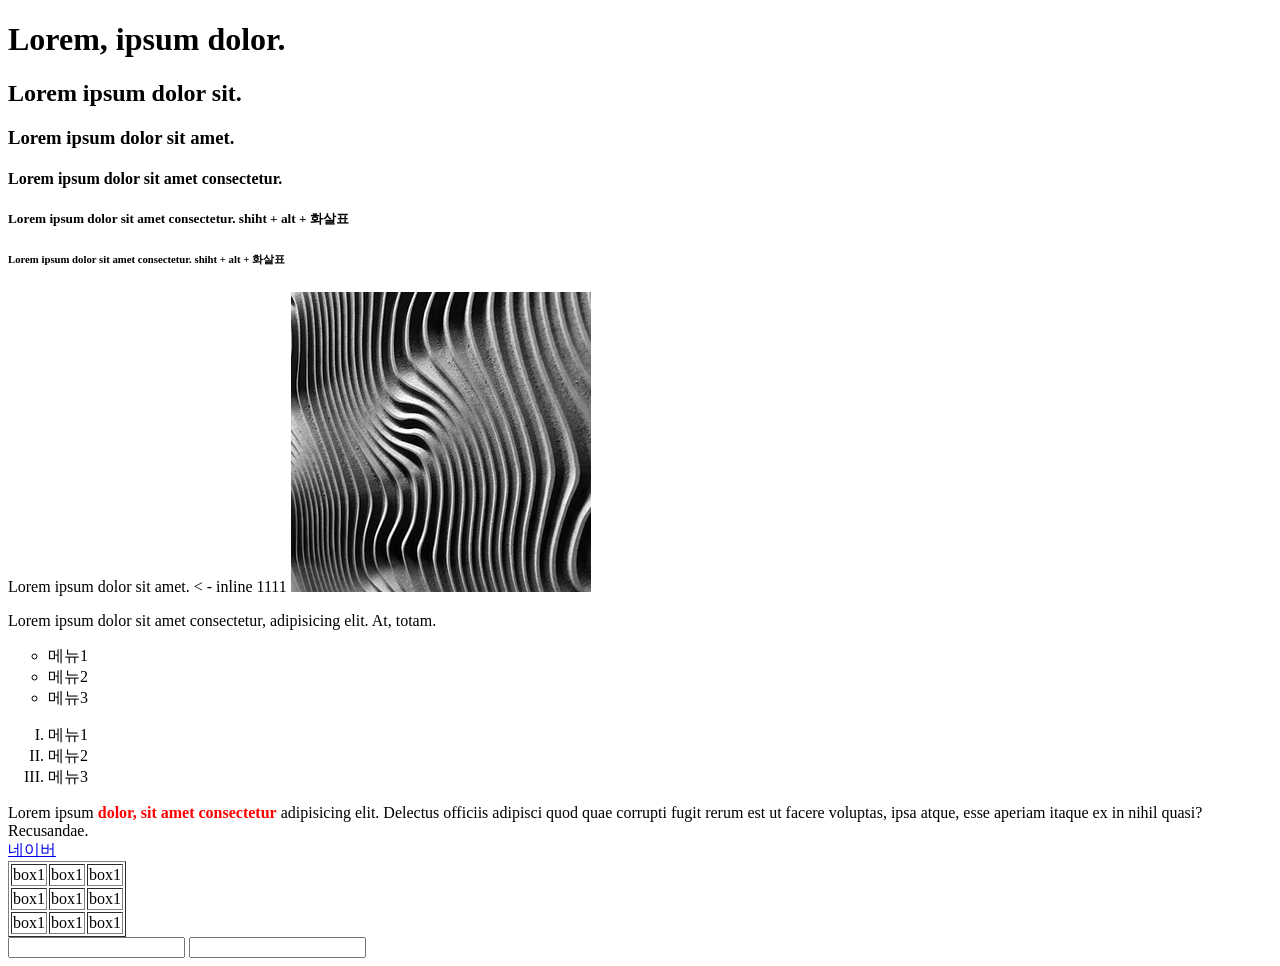
<file: 01web/01html/250827/index.html>
<!DOCTYPE html>
<html lang="ko">
    <head>
        <meta charset="UTF-8" />
        <meta name="viewport" content="width=device-width, initial-scale=1.0" />
        <title>Document</title>
    </head>
    <body>
        <h1>Lorem, ipsum dolor.</h1>
        <h2>Lorem ipsum dolor sit.</h2>
        <h3>Lorem ipsum dolor sit amet.</h3>
        <h4>Lorem ipsum dolor sit amet consectetur.</h4>
        <h5>Lorem ipsum dolor sit amet consectetur. shiht + alt + 화살표</h5>
        <h6>Lorem ipsum dolor sit amet consectetur. shiht + alt + 화살표</h6>

        Lorem ipsum dolor sit amet. < - inline <span>1111</span>
        <img src="bImg01.png" alt="테스트" />
        <p>Lorem ipsum dolor sit amet consectetur, adipisicing elit. At, totam.</p>
        <ul type="circle">
            <li>메뉴1</li>
            <li>메뉴2</li>
            <li>메뉴3</li>
        </ul>
        <ol type="I">
            <li>메뉴1</li>
            <li>메뉴2</li>
            <li>메뉴3</li>
        </ol>

        Lorem ipsum <span style="color: red; font-weight: bold">dolor, sit amet consectetur</span> adipisicing elit.
        Delectus officiis adipisci quod quae corrupti fugit rerum est ut facere voluptas, ipsa atque, esse aperiam
        itaque ex in nihil quasi? Recusandae.

        <a href="http://www.naver.com" style="display: block">네이버</a>
        <table border="1">
            <tr>
                <td>box1</td>
                <td>box1</td>
                <td>box1</td>
            </tr>
            <tr>
                <td>box1</td>
                <td>box1</td>
                <td>box1</td>
            </tr>
            <tr>
                <td>box1</td>
                <td>box1</td>
                <td>box1</td>
            </tr>
        </table>
        <form action="">
            <input type="text" />
            <input type="password" />
        </form>
    </body>
</html>
</file>
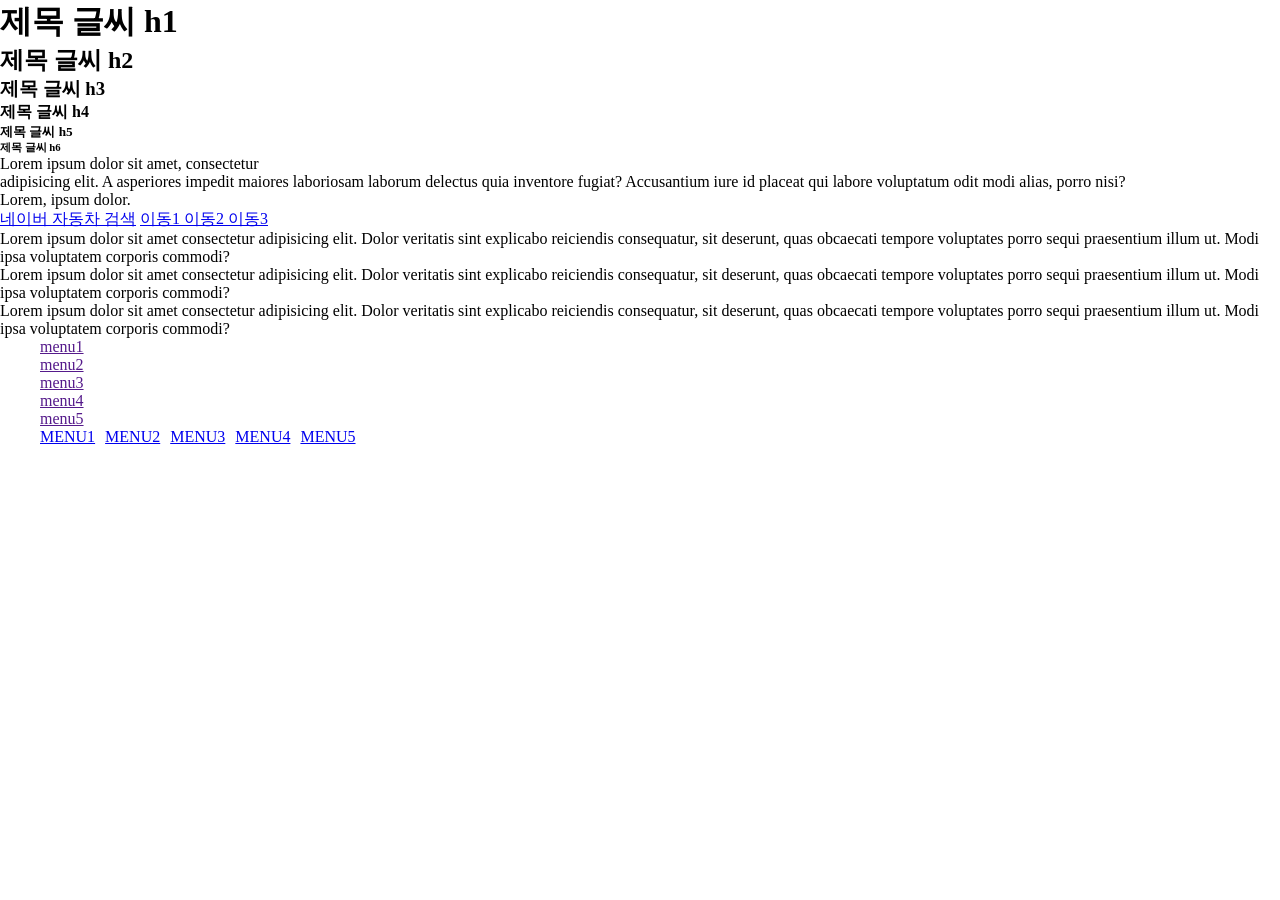
<file: 01web/01html/250828/index.html>
<!DOCTYPE html>
<html lang="ko">
    <head>
        <meta charset="UTF-8" />
        <meta name="viewport" content="width=, initial-scale=1.0" />
        <title>Document</title>
        <style>
            /* *, tag, class, id */
            * {
                margin: 0;
                /* padding: 0; */
            }
            ul,
            li {
                list-style: none;
            }
            /* a:link,
            a:visited {
                text-decoration: none;
                color: black;
            } */
            a:hover {
                background: skyblue;
            }
        </style>
    </head>
    <body>
        <!-- .header>.menuWrap>h1>a[href=naver]>{logo}^^.menu -->
        <!-- <div class="header">
        <div class="menuWrap">
            <h1><a href="naver">logo</a></h1>
            <div class="menu"></div>
        </div>
     </div> -->
        <!-- h$*6>{제목 글씨 h$} -->
        <h1>제목 글씨 h1</h1>
        <h2>제목 글씨 h2</h2>
        <h3>제목 글씨 h3</h3>
        <h4>제목 글씨 h4</h4>
        <h5>제목 글씨 h5</h5>
        <h6>제목 글씨 h6</h6>
        <p>
            Lorem ipsum dolor sit amet, consectetur<br />
            adipisicing elit. A asperiores impedit maiores laboriosam laborum delectus quia inventore fugiat?
            Accusantium iure id placeat qui labore voluptatum odit modi alias, porro nisi?
        </p>
        <p>Lorem, ipsum dolor.</p>
        <a href="https://search.naver.com/search.naver?query=자동차">네이버 자동차 검색</a>

        <a href="#p1"> 이동1 </a>
        <a href="#p1"> 이동2 </a>
        <a href="#p1"> 이동3 </a>
        <p id="p1">
            Lorem ipsum dolor sit amet consectetur adipisicing elit. Dolor veritatis sint explicabo reiciendis
            consequatur, sit deserunt, quas obcaecati tempore voluptates porro sequi praesentium illum ut. Modi ipsa
            voluptatem corporis commodi?
        </p>
        <p id="p2">
            Lorem ipsum dolor sit amet consectetur adipisicing elit. Dolor veritatis sint explicabo reiciendis
            consequatur, sit deserunt, quas obcaecati tempore voluptates porro sequi praesentium illum ut. Modi ipsa
            voluptatem corporis commodi?
        </p>
        <p id="p3">
            Lorem ipsum dolor sit amet consectetur adipisicing elit. Dolor veritatis sint explicabo reiciendis
            consequatur, sit deserunt, quas obcaecati tempore voluptates porro sequi praesentium illum ut. Modi ipsa
            voluptatem corporis commodi?
        </p>

        <!-- \ul.li*3 -->
        <!-- ul.menu>li*5 -->
        <!-- ul>li*5>a>{menu$} -->
        <ul>
            <li><a href="">menu1</a></li>
            <li><a href="">menu2</a></li>
            <li><a href="">menu3</a></li>
            <li><a href="">menu4</a></li>
            <li><a href="">menu5</a></li>
        </ul>
        <!-- ul>li*5>a[href=#]>{menu$} -->
        <ul style="display: flex; gap: 10px">
            <li><a href="#">MENU1</a></li>
            <li><a href="#">MENU2</a></li>
            <li><a href="#">MENU3</a></li>
            <li><a href="#">MENU4</a></li>
            <li><a href="#">MENU5</a></li>
        </ul>
    </body>
</html>
</file>
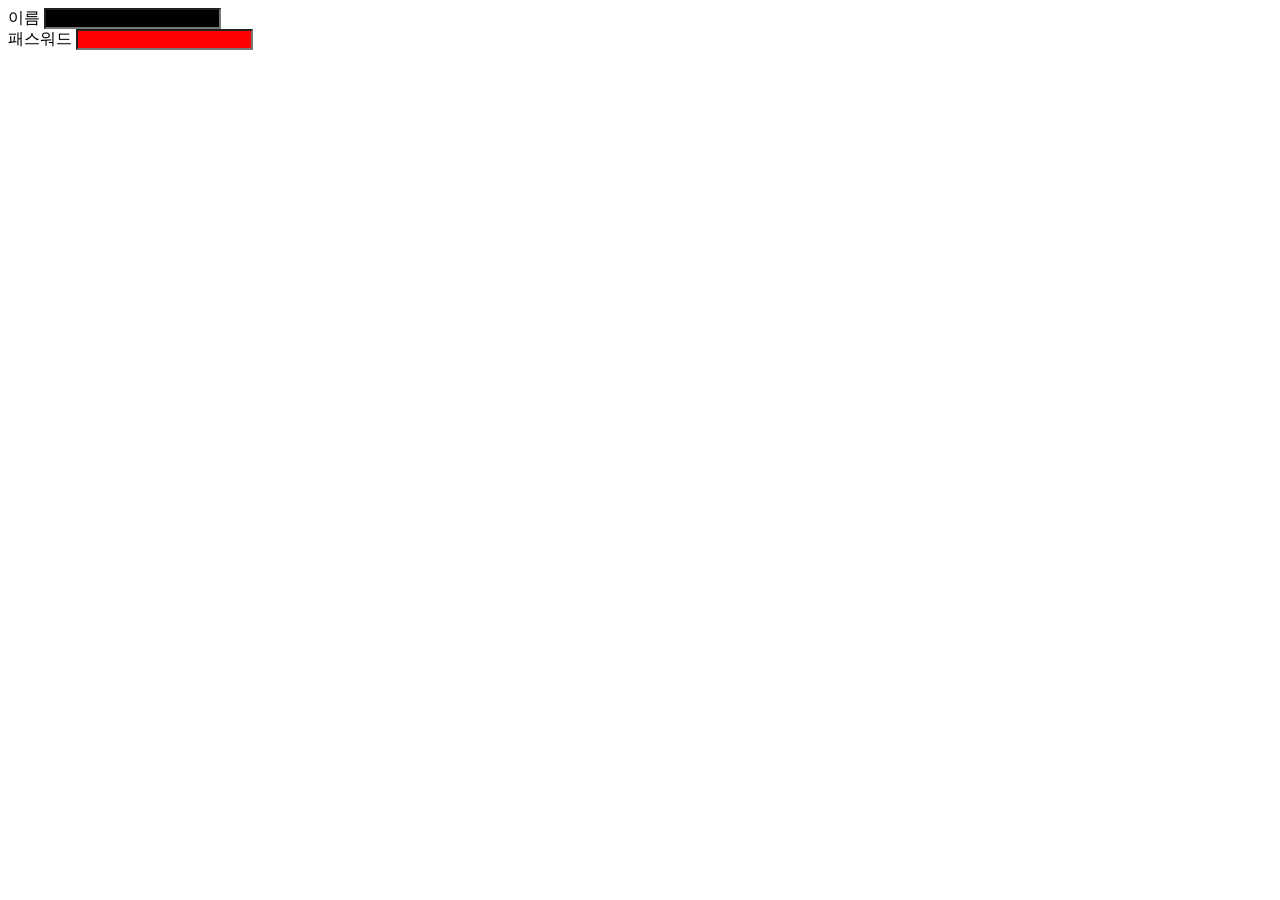
<file: 01web/01html/250829/index.html>
<!DOCTYPE html>
<html lang="ko">
    <head>
        <meta charset="UTF-8" />
        <meta name="viewport" content="width=device-width, initial-scale=1.0" />
        <title>Document</title>
        <style>
            input[type='text'] {
                background: black;
            }
            input[type='password'] {
                background: red;
            }
            /* .inp {
             background: aqua;
            } */
        </style>
    </head>
    <body>
        <form action="">
            <div>
                <label for="">이름</label>
                <input type="text" id="name" class="inp" />
            </div>
            <div>
                <label for="">패스워드</label>
                <input type="password" id="pw" class="inp" />
            </div>
        </form>

        <!-- div>(input) -->
    </body>
</html>
</file>
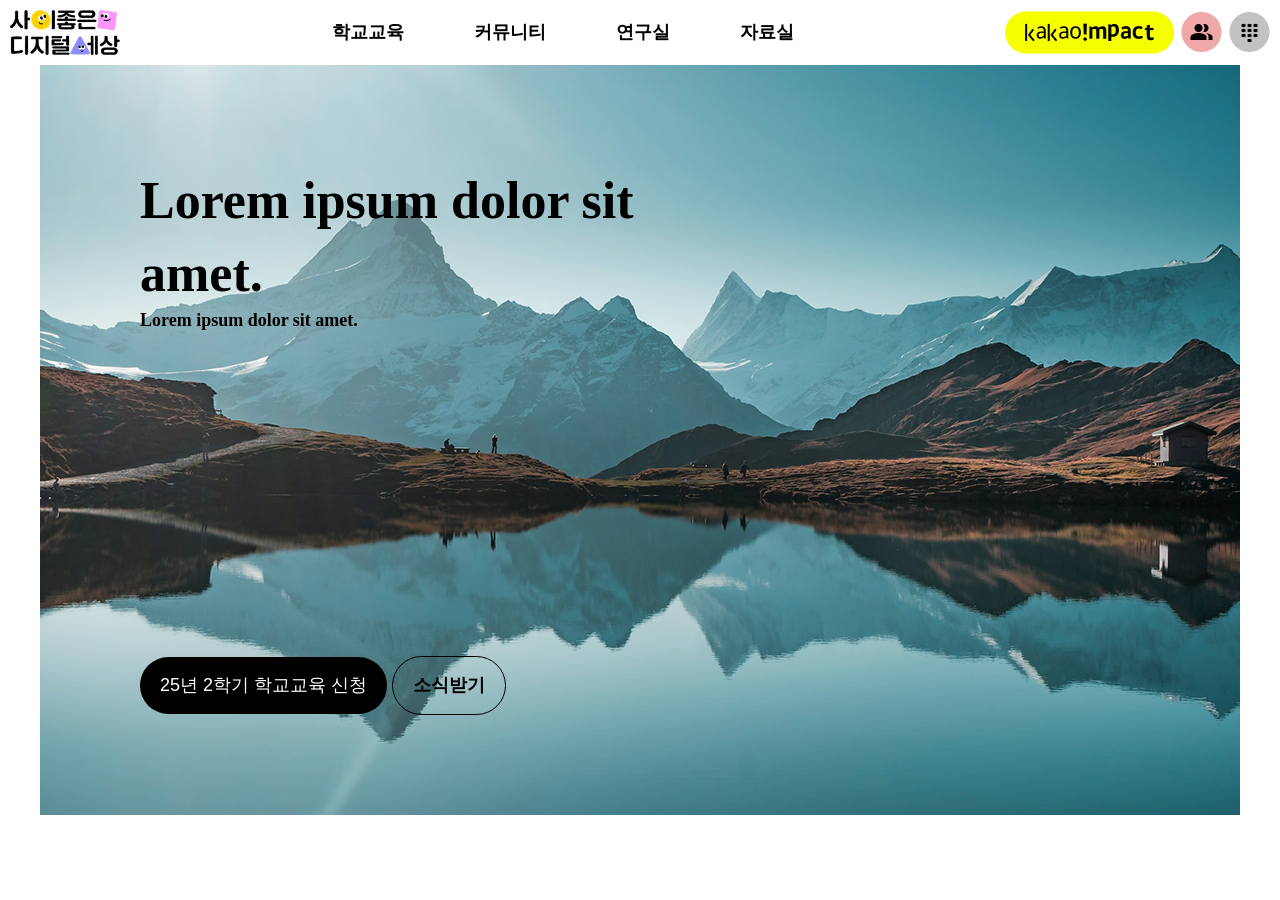
<file: 01web/01html/250902/index.html>
<!DOCTYPE html>
<html lang="ko">
    <head>
        <meta charset="UTF-8" />
        <meta name="viewport" content="width=device-width, initial-scale=1.0" />
        <title>Document</title>
        <link rel="stylesheet" href="css/reset.css" />
        <link rel="stylesheet" href="css/style.css" />
        <style>
            .visualWrap {
                width: 1200px;
                height: 750px;
                /* background: skyblue; */
                background-image: url('img/visual02.png');
                margin-left: auto;
                margin-right: auto;
                padding: 100px;
            }
            .contWrap {
                /* background: pink; */
                width: 500px;
                height: 100%;
                display: flex;
                flex-direction: column;
                justify-content: space-between;
            }
            .btnWrap .btn {
                background-color: black;
                border: 0 none;
                padding: 18px 20px;
                border-radius: 30px;
                color: white;
            }
            .btnWrap .btn.outline {
                background-color: initial;
                color: black;
                font-weight: 700;
                border: 1px solid #000;
            }
            .header {
                padding: 10px;
                display: flex;
                width: 1280px;
                /* background: skyblue; */
                justify-content: space-between;
                align-items: center;
                margin: 0 auto;
            }
            .menuWrap {
                /* width: 500px; */
                display: flex;
                justify-content: space-between;
                gap: 70px;
                font-size: 18px;
                font-weight: 700;
            }
            .utilWrap {
                /* width: 300px; */
                display: flex;
                justify-content: space-between;
                align-items: center;
                gap: 7px;
            }
        </style>
    </head>
    <body>
        <div class="header">
            <h1><img src="img/logo02.png" alt="" width="110px;" /></h1>
            <div class="menuWrap">
                <a href="#" class="link">학교교육</a>
                <a href="#" class="link">커뮤니티</a>
                <a href="#" class="link">연구실</a>
                <a href="#" class="link">자료실</a>
            </div>
            <div class="utilWrap">
                <img src="img/button01.png" alt="" />
                <img src="img/btn01_02.png" alt="" />
                <img src="img/btn01_03.png" alt="" />
            </div>
        </div>
        <div class="visualWrap">
            <div class="contWrap">
                <div>
                    <h2>Lorem ipsum dolor sit amet.</h2>
                    <h4>Lorem ipsum dolor sit amet.</h4>
                </div>
                <div class="btnWrap">
                    <button class="btn">25년 2학기 학교교육 신청</button>
                    <!-- <a href="#" class="btn">test</a> -->
                    <button class="btn outline">소식받기</button>
                </div>
            </div>
        </div>
    </body>
</html>
</file>
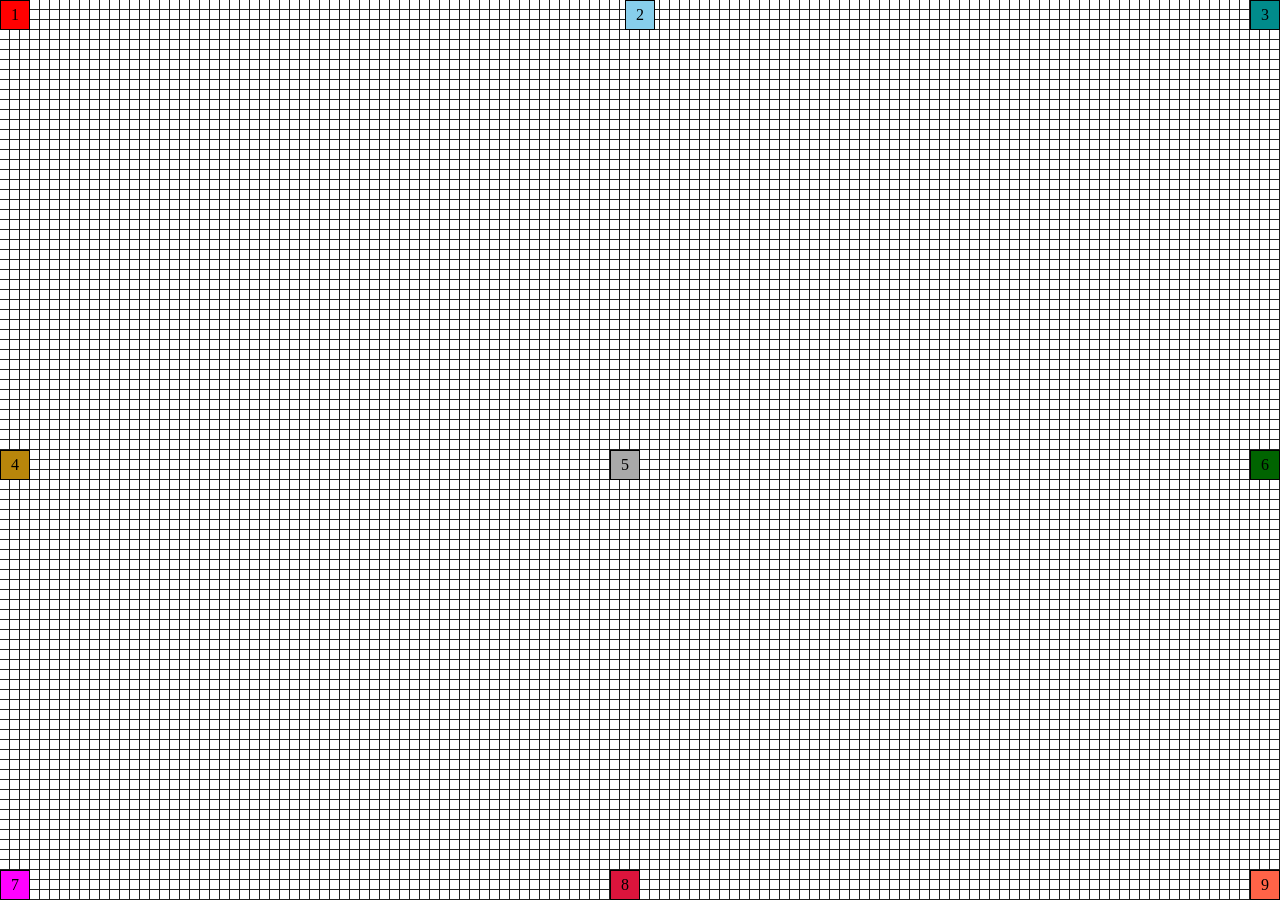
<file: 01web/01html/250903_ position/index.html>
<!DOCTYPE html>
<html lang="ko">
    <head>
        <meta charset="UTF-8" />
        <meta name="viewport" content="width=device-width, initial-scale=1.0" />
        <title>Document</title>
        <link rel="stylesheet" href="css/reset.css" />
        <style>
            body {
                background-image: url(dot01.png);
                /* background-repeat: repeat-y; */
            }
            /* body {
                display: flex;
                justify-content: center;
                align-items: center;
            } */
            .boxWrap div {
                width: 30px;
                height: 30px;
                border: 1px solid #000;
                display: flex;
                justify-content: center;
                align-items: center;
                position: absolute                
            }
            .box1 {
                
                background-color: red;
                top: 0;
                left: 50;
            }
            .box2 {
                
                background-color: skyblue;
                
                left: 50%;
                margin-left: -15px;
            }
            .box3 {
               
                background-color: darkcyan;
                right: 0;
                top: 0;
            }
            .box4 {
                
                background-color: darkgoldenrod;
                left: 0;
                top: 50%;
                
            }
            .box5 {
                background-color: darkgray;
                top: 50%;
                right: 50%;
            }
            .box6 {
                
                background-color: darkgreen;
                top: 50%;
                right: 0;
            }
            .box7 {
           
                background-color: fuchsia;
                left: 0;
                bottom: 0;
            }
            .box8 {
             
                background-color: crimson;
                right: 50%;
                bottom: 0;
            }
            .box9 {
            
                background-color: tomato;
                right: 0;
                bottom: 0;
                
            }
        </style>
    </head>
    <body>
        <div class="boxWrap">
            <div class="box1">1</div>
            <div class="box2">2</div>
            <div class="box3">3</div>
            <div class="box4">4</div>
            <div class="box5">5</div>
            <div class="box6">6</div>
            <div class="box7">7</div>
            <div class="box8">8</div>
            <div class="box9">9</div>

        </div>
        </div>
    </body>
</html>
</file>
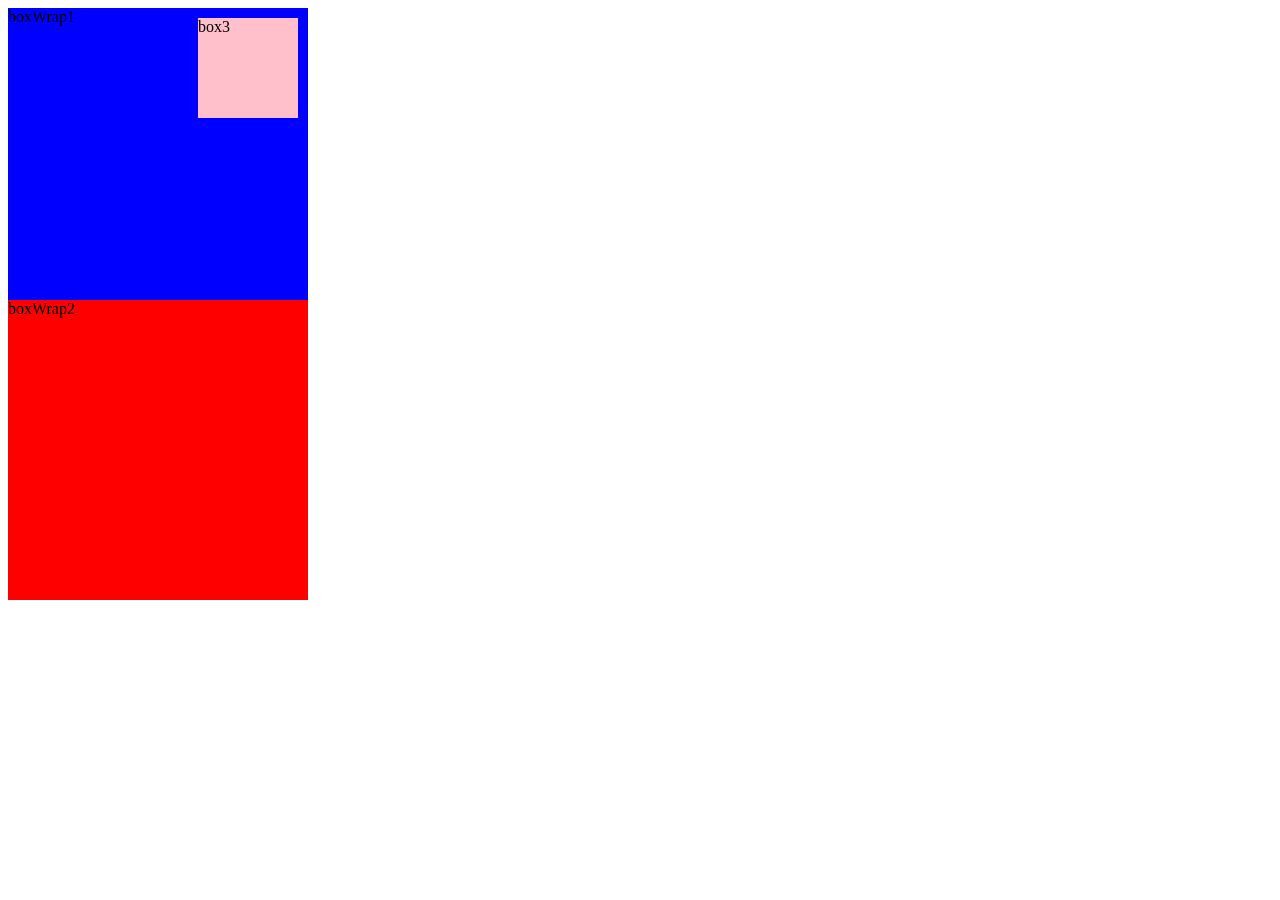
<file: 01web/01html/250904/index.html>
<!DOCTYPE html>
<html lang="ko">
    <head>
        <meta charset="UTF-8" />
        <meta name="viewport" content="width=device-width, initial-scale=1.0" />
        <title>Document</title>
        <style>
            .boxWrap1 {
                width: 300px;
                height: 300px;
                background: blue;
                position: relative;
                
            }
            .box3{
                width: 100px;
                height: 100px;
                background: pink;
                position: absolute;
                right: 10px;
                top: 10px;
            }
            .boxWrap2{
                width: 300px;
                height: 300px;
                background: red;
                position: absolute;
                top: 300px;
            }
        </style>
    </head>
    <body>
    
        <!-- <div class="box">1</div>
        <div class="box1">2</div> -->

        <div class="boxWrap1">
            boxWrap1
            <div class="box3">box3</div>
        </div>
        <div class="boxWrap2">
            boxWrap2
        </div>
        <script></script>
    </body>
</html>
</html>
</file>
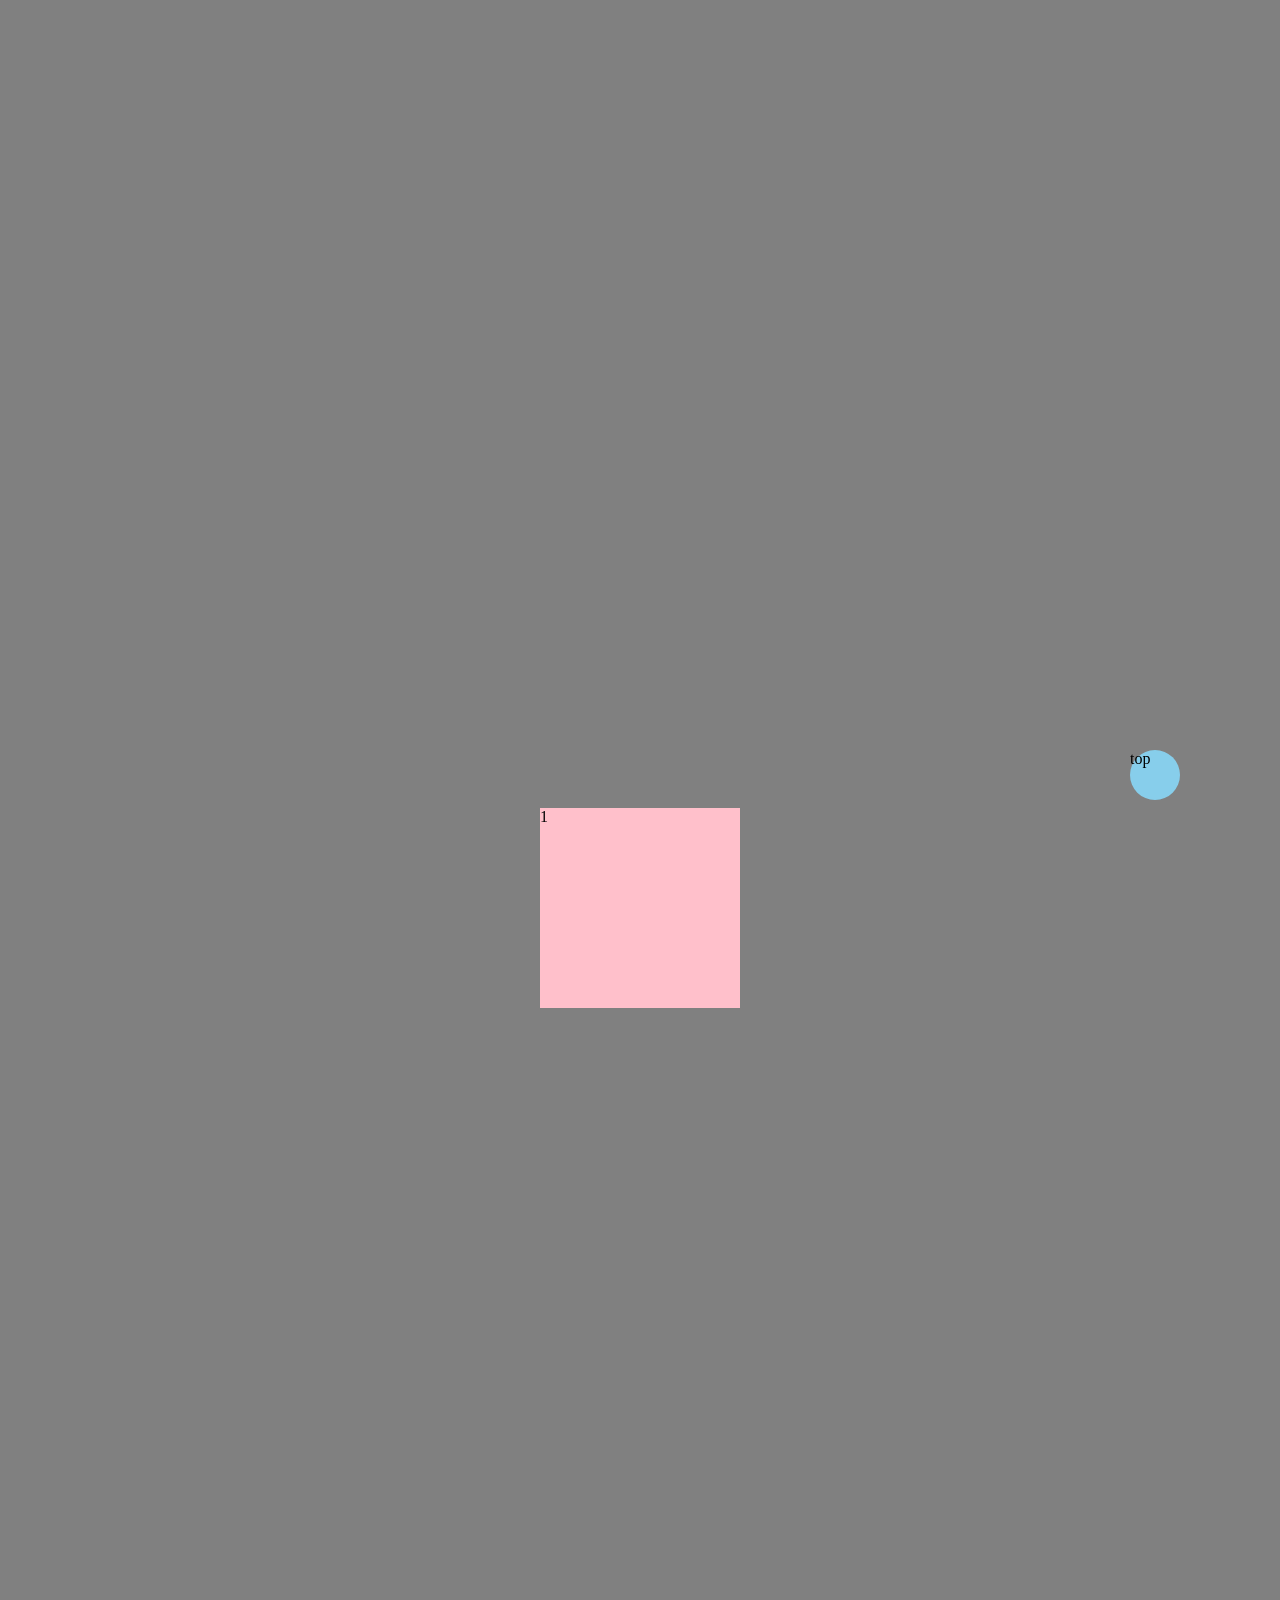
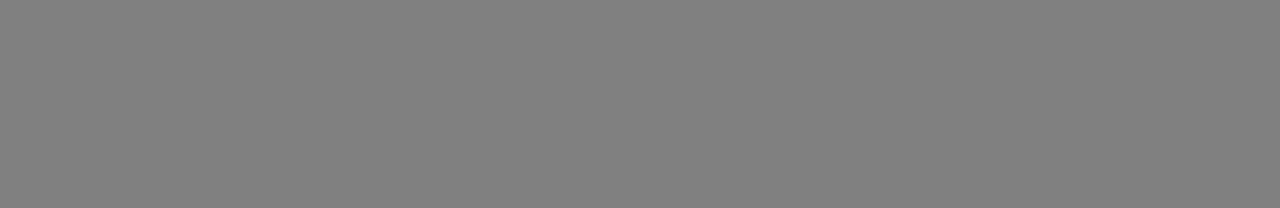
<file: 01web/01html/250905/index.html>
<!DOCTYPE html>
<html lang="ko">
  <head>
    <meta charset="UTF-8" />
    <meta name="viewport" content="width=device-width, initial-scale=1.0" />
    <title>Document</title>
    <style>
      html,
      body {
        height: 100%;
      }
      body {
        height: 200%;
        background: gray;
      }
      body {
        display: flex;
        justify-content: center;
        align-items: center;
      }
      .box {
        width: 200px;
        height: 200px;
        background: pink;
      }
      .top {
        width: 50px;
        height: 50px;
        background: skyblue;
        border-radius: 25px;
        position: fixed;
        right: 100px;
        bottom: 100px;
      }
    </style>
  </head>
  <body>
    <div class="box">1</div>

    <div class="top">top</div>
  </body>
</html>
</file>
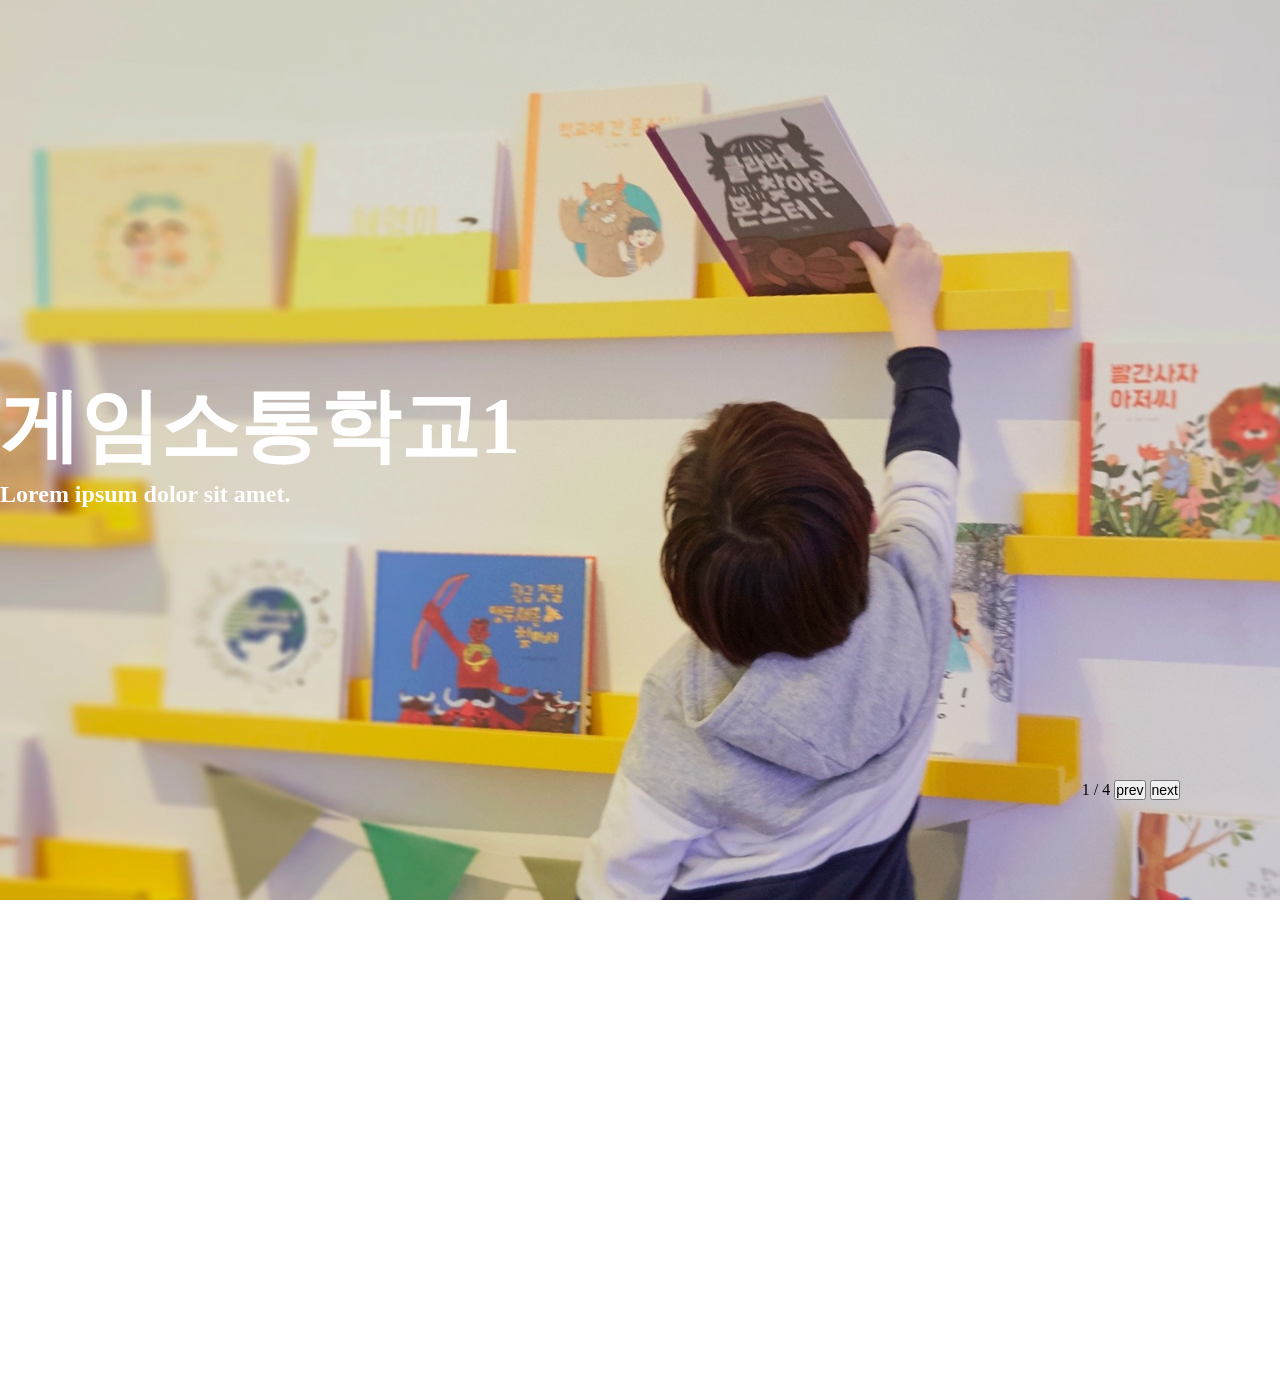
<file: 01web/01html/250909_swiper/index.html>
<!DOCTYPE html>
<html lang="ko">
  <head>
    <meta charset="UTF-8" />
    <meta name="viewport" content="width=device-width, initial-scale=1.0" />
    <title>Document</title>
    <link rel="stylesheet" href="css/reset.css" />
    <link rel="stylesheet" href="css/common.css" />
    <link
      rel="stylesheet"
      href="https://cdn.jsdelivr.net/npm/swiper@11/swiper-bundle.min.css"
    />
    <style>
      /* visual */
      .visual {
        height: 100vh;
        /* min-height: 700px; */
        /* background-color: pink; */
      }
      .visual .swiper {
        width: 100%;
        height: 100%;
        background: skyblue;
      }
      .visual .swiper .swiper-wrapper {
        background: blue;
      }

      /* visual img */

      .visual .swiper .slide {
        /* background: gray; */
        display: flex;
        align-items: center;
        justify-content: center;
        /* background-image: url(img/img01_01.jpg); */
        background-position: center;
        background-repeat: no-repeat;
        background-size: cover;
      }
      .visual .swiper .slide.bgimg1 {
        background-image: url(img/img01_01.jpg);
      }
      .visual .swiper .slide.bgimg2 {
        background-image: url(img/img01_02.jpg);
      }
      .visual .swiper .textWrap {
        width: 1280px;
        color: white;
      }
      .visual .swiper .textWrap .sub {
        margin-bottom: 20px;
      }
      .visual .btnWrap {
        position: absolute;
        right: 100px;
        bottom: 100px;
        z-index: 999;
      }
    </style>
  </head>
  <body>
    <!-- html -->
    <div class="visual">
      <div class="swiper mySwiper">
        <div class="swiper-wrapper">
          <!-- slide 1 -->
          <div class="swiper-slide slide bgimg1">
            <div class="textWrap">
              <h2 class="title">게임소통학교1</h2>
              <h2 class="sub">Lorem ipsum dolor sit amet.</h2>
            </div>
          </div>

          <!-- slide2 -->
          <div class="swiper-slide slide bgimg2">
            <div class="textWrap">
              <h2 class="title">게임소통학교2</h2>
              <h2 class="sub">Lorem ipsum dolor sit amet.</h2>
            </div>
          </div>
          <!-- <div class="swiper-slide slide bgimg2">1</div> -->
          <!-- slide3 -->
          <div class="swiper-slide slide bgimg1">
            <div class="textWrap">
              <h2 class="title">게임소통학교2</h2>
              <h2 class="sub">Lorem ipsum dolor sit amet.</h2>
            </div>
          </div>
          <!-- slide3 -->
          <div class="swiper-slide slide bgimg2">
            <div class="textWrap">
              <h2 class="title">게임소통학교2</h2>
              <h2 class="sub">Lorem ipsum dolor sit amet.</h2>
            </div>
          </div>
        </div>
      </div>
      <div class="btnWrap">
        <span class="viewFra"> 번호 </span>
        <button class="prevBtn">prev</button>
        <button class="nextBtn">next</button>
      </div>
    </div>
    <div style="height: 500px"></div>
    <!-- script -->
    <script src="https://cdn.jsdelivr.net/npm/swiper@11/swiper-bundle.min.js"></script>
    <script>
      //   var swiper = //
      new Swiper('.mySwiper', {
        loop: true,
        navigation: {
          nextEl: '.nextBtn',
          prevEl: '.prevBtn',
        },
        pagination: {
          el: '.viewFra',
          type: 'fraction',
        },
      });
    </script>
  </body>
</html>
</file>
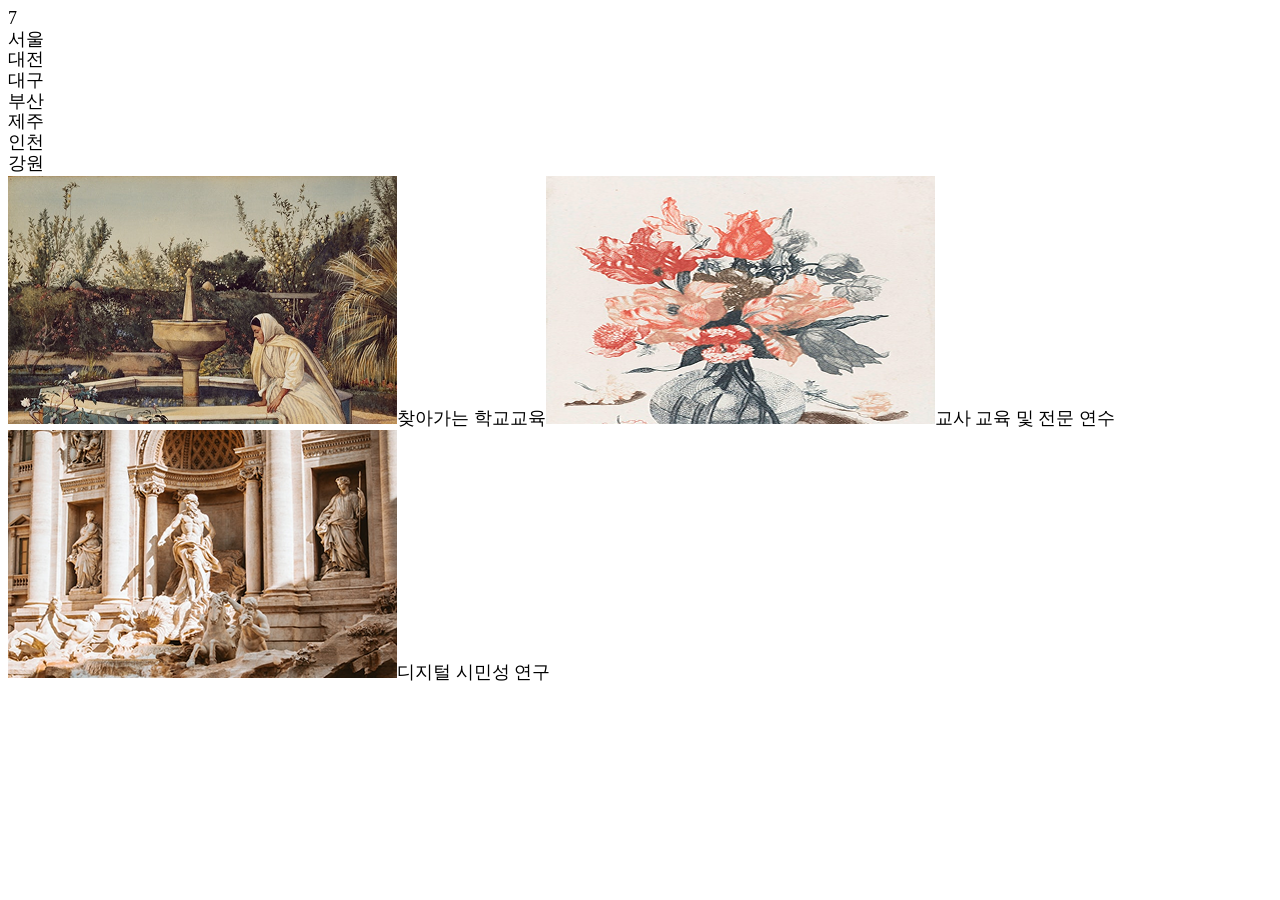
<file: 01web/02javascript/250902_for/index.html>
<!DOCTYPE html>
<html lang="ko">
    <head>
        <meta charset="UTF-8" />
        <meta name="viewport" content="width=`, initial-scale=1.0" />
        <title>Document</title>
        <link rel="stylesheet" href="css/style.css" />
    </head>
    <body>
        <script>
            var str = 'abcde';
            var num = 100;
            // document.write(str);
            // console.log(str);
            // alert(str);
            console.log(str.length);
            console.log(str[4]);
            console.log(num.length);

            var adata1 = '서울';
            var adata2 = '대전';

            var adata = ['서울', '대전', '대구', '부산', '제주', '인천', '강원'];

            console.log('도시갯수 : ' + adata.length);
            // document.write(adata[1]);
            document.write(adata.length + '<br>');
            for (var i = 0; i < adata.length; i = i + 1) {
                document.write(adata[i] + '<br>');
            }
            var imgList = ['img (1).png', 'img (2).png', 'img (3).png'];
            var stitle = ['찾아가는 학교교육', '교사 교육 및 전문 연수', '디지털 시민성 연구'];

            for (var i = 0; i < imgList.length; i++) {
                // document.write(imgList[i]); cardImg01_01.png
                // document.write("<img src='' alt='img'>"); <img src='cardImg01_01.png'>
                // document.write("<img src='" + imgList[i] + "' alt='img'>");
                document.write("<img src='img/" + imgList[i] + "' alt='img'>");
                document.write(stitle[i]);
            }
            // var vData =[{},{},{}]
            var vData = [
                {
                    imgUrl: 'img (1).png',
                    title: '찾아가는 학교교육1',
                },
                {
                    imgUrl: 'img (2).png',
                    title: '찾아가는 학교교육2',
                },
                {
                    imgUrl: 'img (3).png',
                    title: '찾아가는 학교교육3',
                },
            ];
            console.log(vdata[1].imgUrl, vdata[1].title);

            for (var i = 0; i < vData.length; i++) {
                document.write();
            }
        </script>
    </body>
</html>
</file>
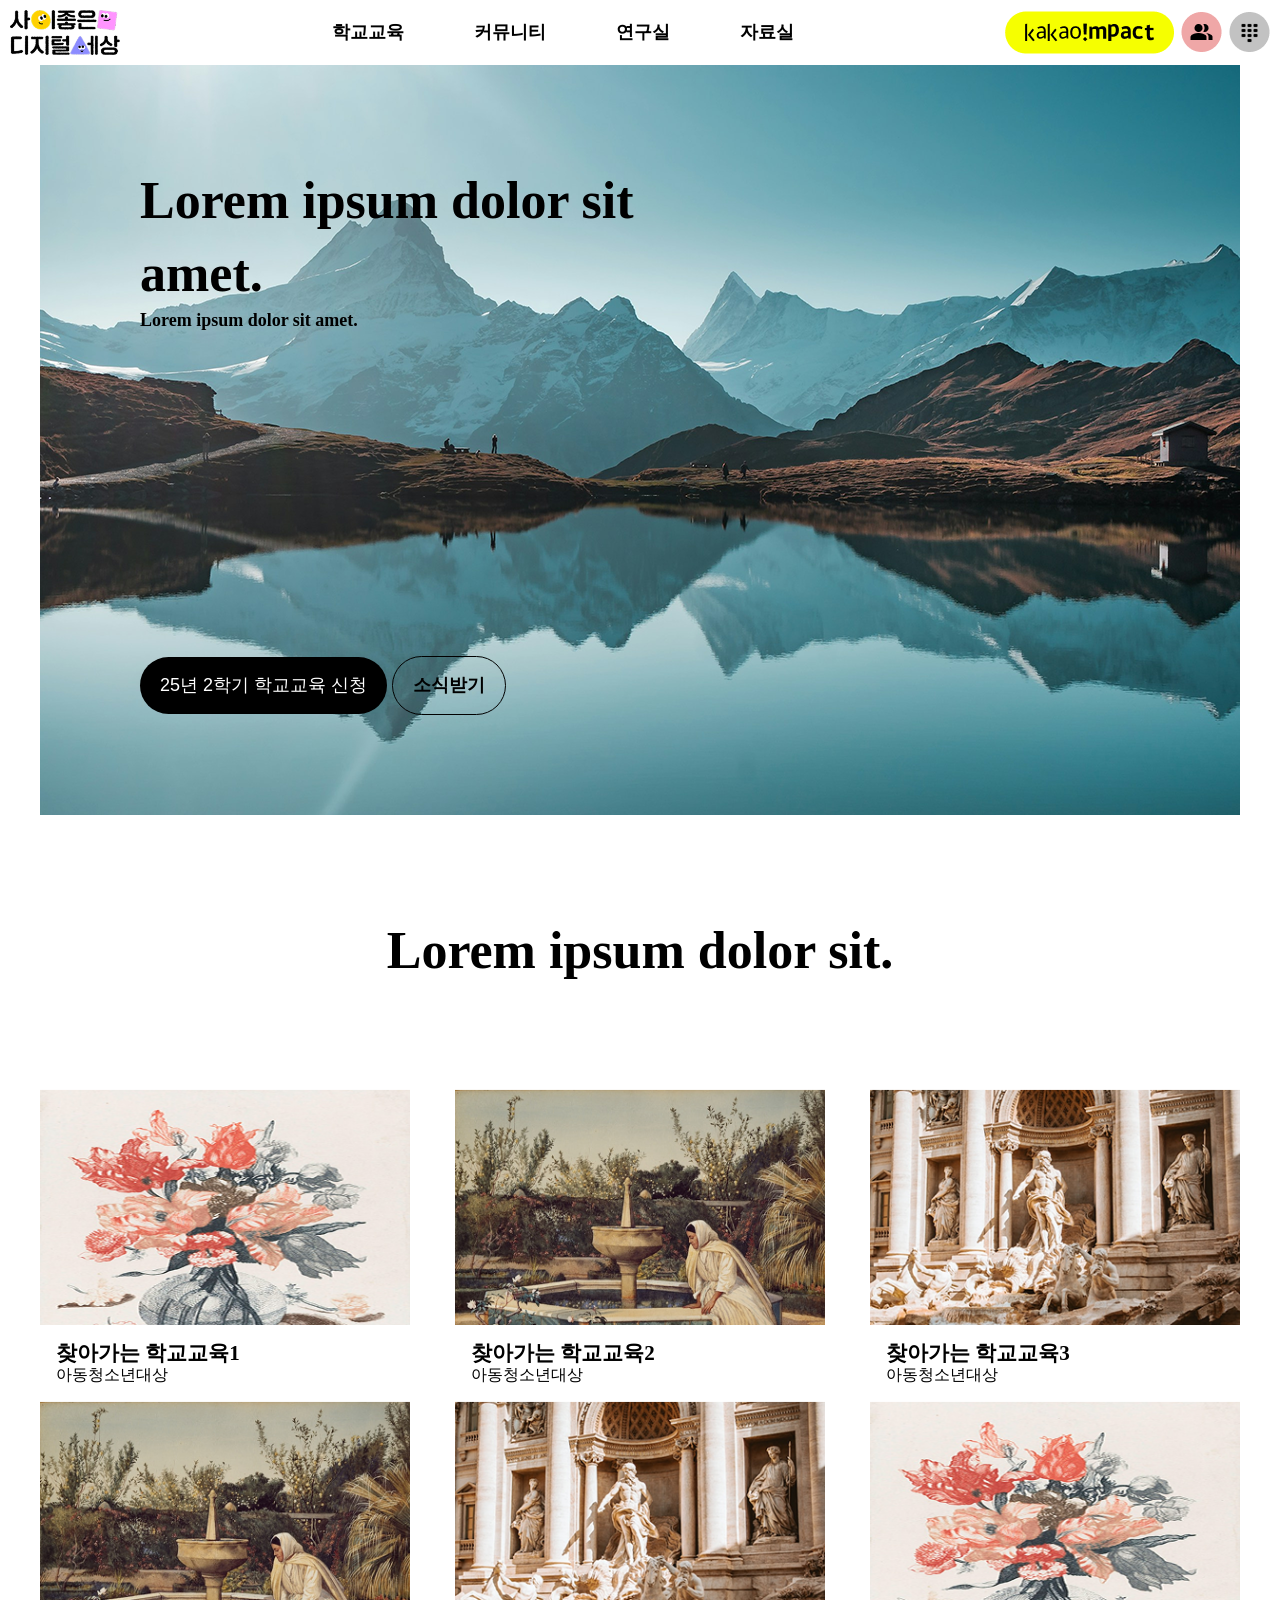
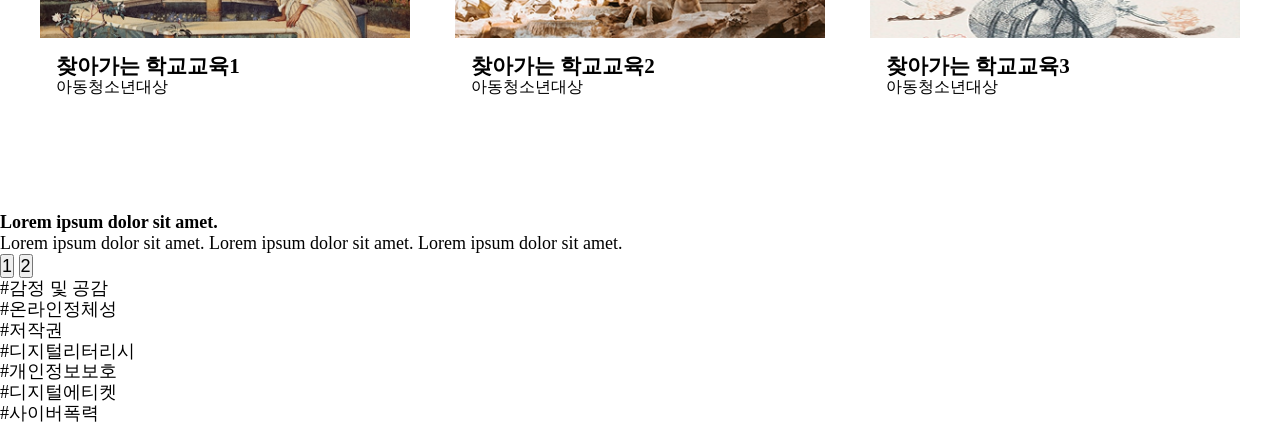
<file: 01web/01html/01mysite/kakao/index.html>
<!DOCTYPE html>
<html lang="ko">
  <head>
    <meta charset="UTF-8" />
    <meta name="viewport" content="width=device-width, initial-scale=1.0" />
    <title>Document</title>
    <link rel="stylesheet" href="css/reset.css" />
    <link rel="stylesheet" href="css/style.css" />
    <style>
      .visualWrap {
        width: 1200px;
        height: 750px;
        /* background: skyblue; */
        background-image: url('img/visual02.png');
        margin-left: auto;
        margin-right: auto;
        padding: 100px;
      }
      .contWrap {
        /* background: pink; */
        width: 500px;
        height: 100%;
        display: flex;
        flex-direction: column;
        justify-content: space-between;
      }
      .btnWrap .btn {
        background-color: black;
        border: 0 none;
        padding: 18px 20px;
        border-radius: 30px;
        color: white;
      }
      .btnWrap .btn.outline {
        background-color: initial;
        color: black;
        font-weight: 700;
        border: 1px solid #000;
      }
      .header {
        padding: 10px;
        display: flex;
        width: 1280px;
        /* background: skyblue; */
        justify-content: space-between;
        align-items: center;
        margin: 0 auto;
      }
      .menuWrap {
        /* width: 500px; */
        display: flex;
        justify-content: space-between;
        gap: 70px;
        font-size: 18px;
        font-weight: 700;
      }
      .utilWrap {
        /* width: 300px; */
        display: flex;
        justify-content: space-between;
        align-items: center;
        gap: 7px;
      }
      /* contcard */

      .card {
        width: 370px;
        transition: 0.3s;
        cursor: pointer;
      }
      .card img {
        width: 100%;
        transition: 0.3s;
      }
      .card .card-body {
        padding: 16px;
      }
      .cardWrap {
        width: 1200px;
        display: flex;
        justify-content: space-between;
        margin: auto;
        padding-bottom: 100px;
        flex-wrap: wrap;
      }
      .container h2 {
        text-align: center;
        padding: 100px;
      }
      .card:hover img {
        transform: translateY(-10px);
        box-shadow: 10px 10px 20px rgb(0, 0, 0, 0.3);
      }
    </style>
  </head>
  <body>
    <div class="header">
      <h1><img src="img/logo02.png" alt="" width="110px;" /></h1>
      <div class="menuWrap">
        <a href="#" class="link">학교교육</a>
        <a href="#" class="link">커뮤니티</a>
        <a href="#" class="link">연구실</a>
        <a href="#" class="link">자료실</a>
      </div>
      <div class="utilWrap">
        <img src="img/button01.png" alt="" />
        <img src="img/btn01_02.png" alt="" />
        <img src="img/btn01_03.png" alt="" />
      </div>
    </div>
    <div class="visualWrap">
      <div class="contWrap">
        <div>
          <h2>Lorem ipsum dolor sit amet.</h2>
          <h4>Lorem ipsum dolor sit amet.</h4>
        </div>
        <div class="btnWrap">
          <button class="btn">25년 2학기 학교교육 신청</button>
          <!-- <a href="#" class="btn">test</a> -->
          <button class="btn outline">소식받기</button>
        </div>
      </div>
    </div>

    <!-- content -->

    <div class="container">
      <h2>Lorem ipsum dolor sit.</h2>

      <div class="cardWrap">
        <!-- <div class="card">
                    <img src="img/img (1).png" alt="" />
                    <div class="card-body">
                        <h3>Lorem, ipsum dolor.</h3>
                    </div>
                </div> -->

        <script>
          var vData = [
            {
              imgUrl: 'img (2).png',
              title: '찾아가는 학교교육1',
              stitle: '아동청소년대상',
            },
            {
              imgUrl: 'img (1).png',
              title: '찾아가는 학교교육2',
              stitle: '아동청소년대상',
            },
            {
              imgUrl: 'img (3).png',
              title: '찾아가는 학교교육3',
              stitle: '아동청소년대상',
            },
            {
              imgUrl: 'img (1).png',
              title: '찾아가는 학교교육1',
              stitle: '아동청소년대상',
            },
            {
              imgUrl: 'img (3).png',
              title: '찾아가는 학교교육2',
              stitle: '아동청소년대상',
            },
            {
              imgUrl: 'img (2).png',
              title: '찾아가는 학교교육3',
              stitle: '아동청소년대상',
            },
          ];

          for (var i = 0; i < vData.length; i++) {
            document.write("<div class='card'>");
            document.write("<img src='img/" + vData[i].imgUrl + "' />");
            document.write("<div class='card-body'>");
            document.write('<h3>' + vData[i].title + '</h3>');
            document.write('<p>' + vData[i].stitle + '</p>');
            document.write('</div>');
            document.write('</div>');
          }
        </script>
      </div>
    </div>
    <div class="container2">
      <div class="texticontWrap">
        <div class="textWrap">
          <h4>Lorem ipsum dolor sit amet.</h4>
          <span>Lorem ipsum dolor sit amet.</span>
          <span>Lorem ipsum dolor sit amet.</span>
          <span>Lorem ipsum dolor sit amet.</span>
          <div class="buttonWrap">
            <button>1</button>
            <button>2</button>
          </div>
        </div>
        <div class="iconWrap">
          <div class="iwWrap1">
            <div class="icon i1">#감정 및 공감</div>
            <div class="icon i2">#온라인정체성</div>
            <div class="icon i3">#저작권</div>
          </div>
          <div class="iwWrap2">
            <div class="icon i4">#디지털리터리시</div>
            <div class="icon i5">#개인정보보호</div>
          </div>
          <div class="iwWrap3">
            <div class="icon i6">#디지털에티켓</div>
            <div class="icon i7">#사이버폭력</div>
          </div>
        </div>
      </div>
    </div>
    <!-- <style>
            .box {
                width: 100px;
                margin: 0 auto;
                text-align: center;
                padding: 10px;
                cursor: pointer;
                transition: 0.3s;
                position: relative;
            }
            .box:hover {
                width: 110px;
                background: blue;
                color: white;
                left: 10px;
            }
        </style>
        <div class="box">들어가기</div> -->
  </body>
</html>
</file>
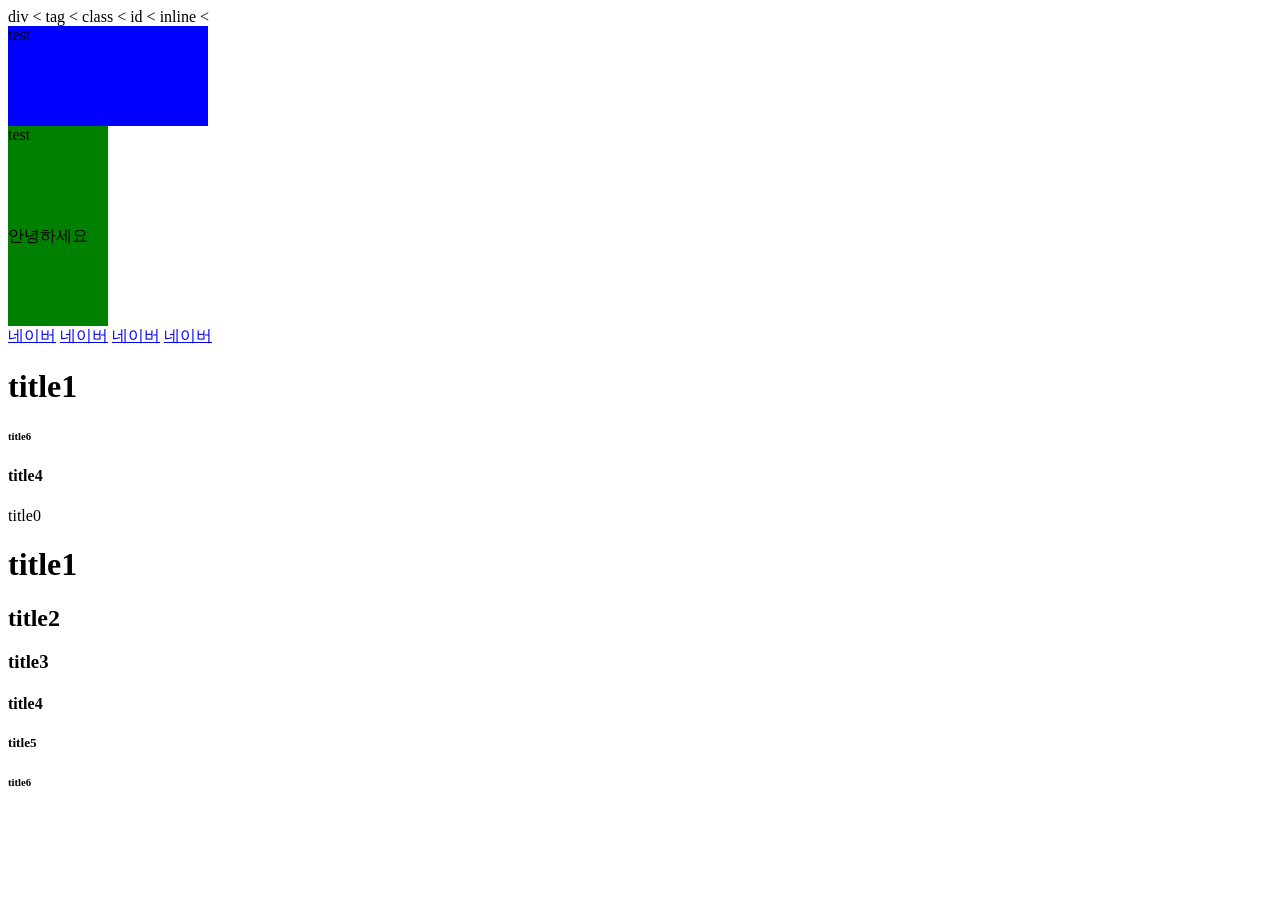
<file: 01web/01html/250808/layer03.html>
<!DOCTYPE html>
<html lang="ko">
<head>
    <meta charset="UTF-8">
    <meta name="viewport" content="width=device-width, initial-scale=1.0">
    <title>Document</title>
    <style>
    .box {
        width: 200px; 
        height: 100px;
        background-color: blue;
    } 
    /* .box1 {
        width: 100px;
        height: 100px;
        background-color: pink;
    }  */
   div {
    width: 100px;
    height: 100px;
    background-color: green;
   }
    </style>
    div < tag < class < id < inline <   
</head>
<body>
<div class="box">test</div>
<div class="box1">test</div>
<div>안녕하세요</div>
<a href="http://www.naver.com">네이버</a>
<a href="http://www.naver.com">네이버</a>
<a href="http://www.naver.com">네이버</a>
<a href="http://www.naver.com">네이버</a>

     <h1>title1</h1>
     <h6>title6</h6>
     <h4>title4</h4>
     title0

     <!-- h$*6>{title$} -->
     <h1>title1</h1>
     <h2>title2</h2>
     <h3>title3</h3>
     <h4>title4</h4>
     <h5>title5</h5>
     <h6>title6</h6>
    </body>
</html>
</file>
<file: 01web/01html/250902/css/style.css>
body,
button,
input,
select,
td,
textarea,
th {
    font-size: 18px;
    line-height: 1.15;
}

h2 {
    font-size: 52px;
    line-height: 1.4;
}

h4.desc {
    font-size: 30px;
    line-height: 1.4;
}

p {
    font-size: 16px;
}
</file>
<file: 01web/01html/250909_swiper/css/common.css>
h2.title {
  font-size: 80px;
}

h2.sub {
  font-size: 24px;
}

h3.tit {
  font-size: 44px;
}

h4.tit {
  font-size: 28px;
}

h5.tit {
  font-size: 24px;
}

h6.tit {
  font-size: 21px;
}

p.txt1 {
  font-size: 18px;
}

p.txt2 {
  font-size: 15px;
}

p.txt3 {
  font-size: 14px;
}

p.txt5 {
  font-size: 12px;
}

button {
  font-size: 14px;
}

a.navMenu {
  font-size: 20px;
  font-weight: bold;
}

.container {
  width: 1280px;
  margin: 0 auto;
  position: relative;
}
</file>
<file: 01web/02javascript/250902_for/css/style.css>
body,
button,
input,
select,
td,
textarea,
th {
    font-size: 18px;
    line-height: 1.15;
}

h2 {
    font-size: 52px;
    line-height: 1.4;
}

h4.desc {
    font-size: 30px;
    line-height: 1.4;
}

p {
    font-size: 16px;
}
</file>
<file: 01web/01html/01mysite/kakao/css/style.css>
body,
button,
input,
select,
td,
textarea,
th {
    font-size: 18px;
    line-height: 1.15;
}

h2 {
    font-size: 52px;
    line-height: 1.4;
}

h4.desc {
    font-size: 30px;
    line-height: 1.4;
}

p {
    font-size: 16px;
}
</file>
